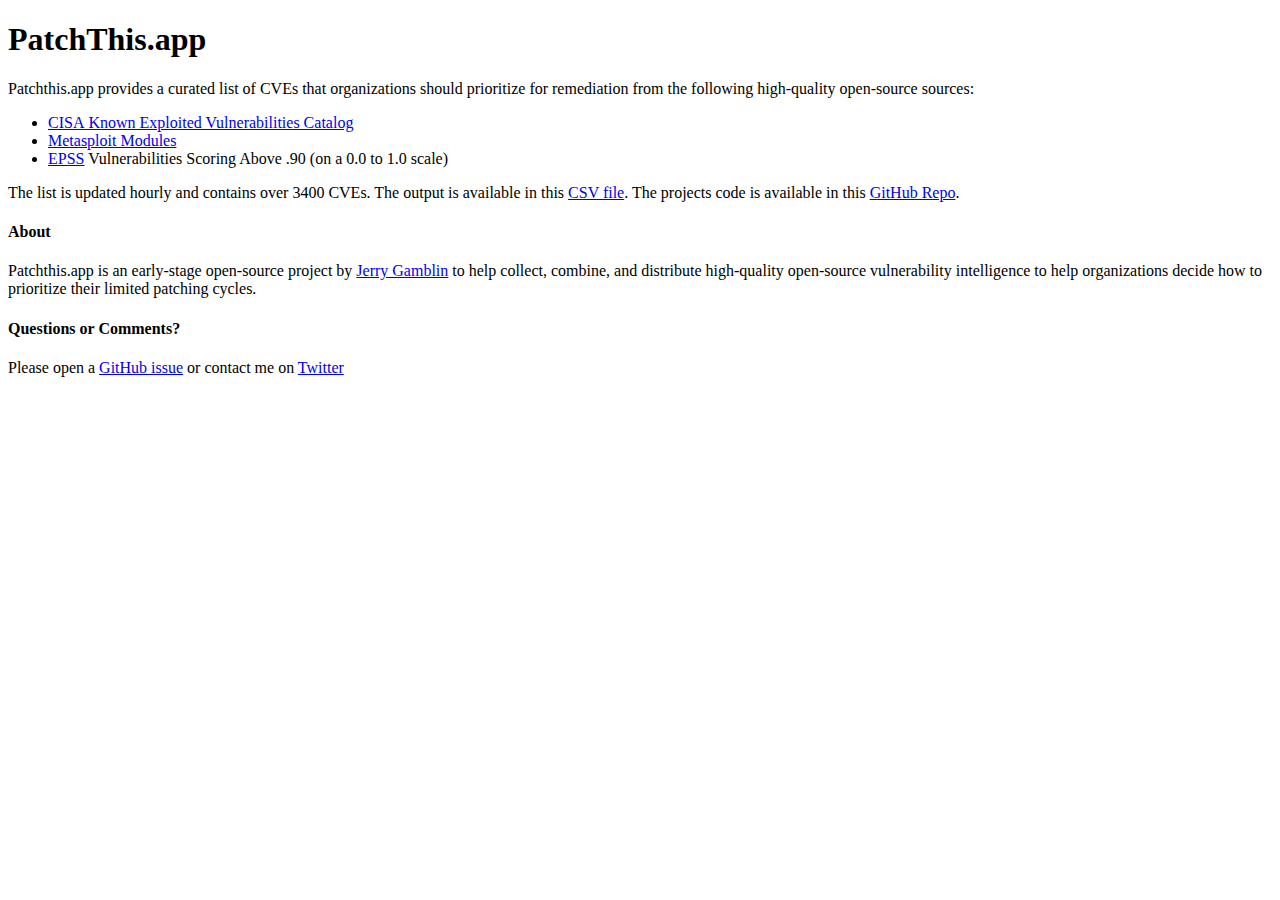
<file: Backup/index.html>
<!DOCTYPE html>
<html lang="en">

<head>
    <meta charset="utf-8">
    <meta content="width=device-width, initial-scale=1, shrink-to-fit=no" name="viewport">
    <meta http-equiv="X-UA-Compatible" content="IE=edge">
    <title>PatchThis.App</title>
    <meta name="author" content="Jerry Gamblin">
    <link rel="stylesheet" href="https://stackpath.bootstrapcdn.com/bootstrap/4.2.1/css/bootstrap.min.css" integrity="sha384-GJzZqFGwb1QTTN6wy59ffF1BuGJpLSa9DkKMp0DgiMDm4iYMj70gZWKYbI706tWS"
        crossorigin="anonymous">
    <link rel="stylesheet" href="https://cdn.datatables.net/1.10.19/css/dataTables.bootstrap4.min.css">
</head>

<body>
    <div class="container-fluid">
        <main class="row">
            <div class="col">
                <h1>PatchThis.app</h1>
                <p>Patchthis.app provides a curated list of CVEs that organizations should prioritize for remediation from the following high-quality open-source sources:</p>

                <ul>
                    <li><a href="https://www.cisa.gov/known-exploited-vulnerabilities-catalog">CISA&nbsp;Known Exploited Vulnerabilities Catalog</a></li>
                    <li><a href="https://docs.rapid7.com/metasploit/modules/">Metasploit Modules</a></li>
                    <li><a href="https://www.first.org/epss/">EPSS</a> Vulnerabilities&nbsp;Scoring Above .90 (on a 0.0 to 1.0 scale)</li>
                </ul>

                <p>The list is updated hourly and contains over 3400 CVEs. The output is available in this <a href="https://raw.githubusercontent.com/jgamblin/patchthisapp/main/data/data.csv">CSV file</a>. The projects code is available in this <a href="https://github.com/jgamblin/patchthisapp">GitHub Repo</a>.</p>
                
                <h4>About</h4>

                <p>Patchthis.app is an early-stage open-source project by <a href="https://www.jerrygamblin.com">Jerry Gamblin</a> to help collect, combine, and distribute high-quality open-source vulnerability intelligence to help organizations decide how to prioritize their limited patching cycles. </p>
    
                <h4>Questions or Comments?</h4>
                    <p>Please open a <a href="https://github.com/jgamblin/patchthisapp/issues">GitHub issue</a> or contact me on <a href="https://www.twitter.com/jgamblin">Twitter</a> </p>
        </main>
        <footer class="row">
        </footer>
    </div>
</body>

</html>
</file>
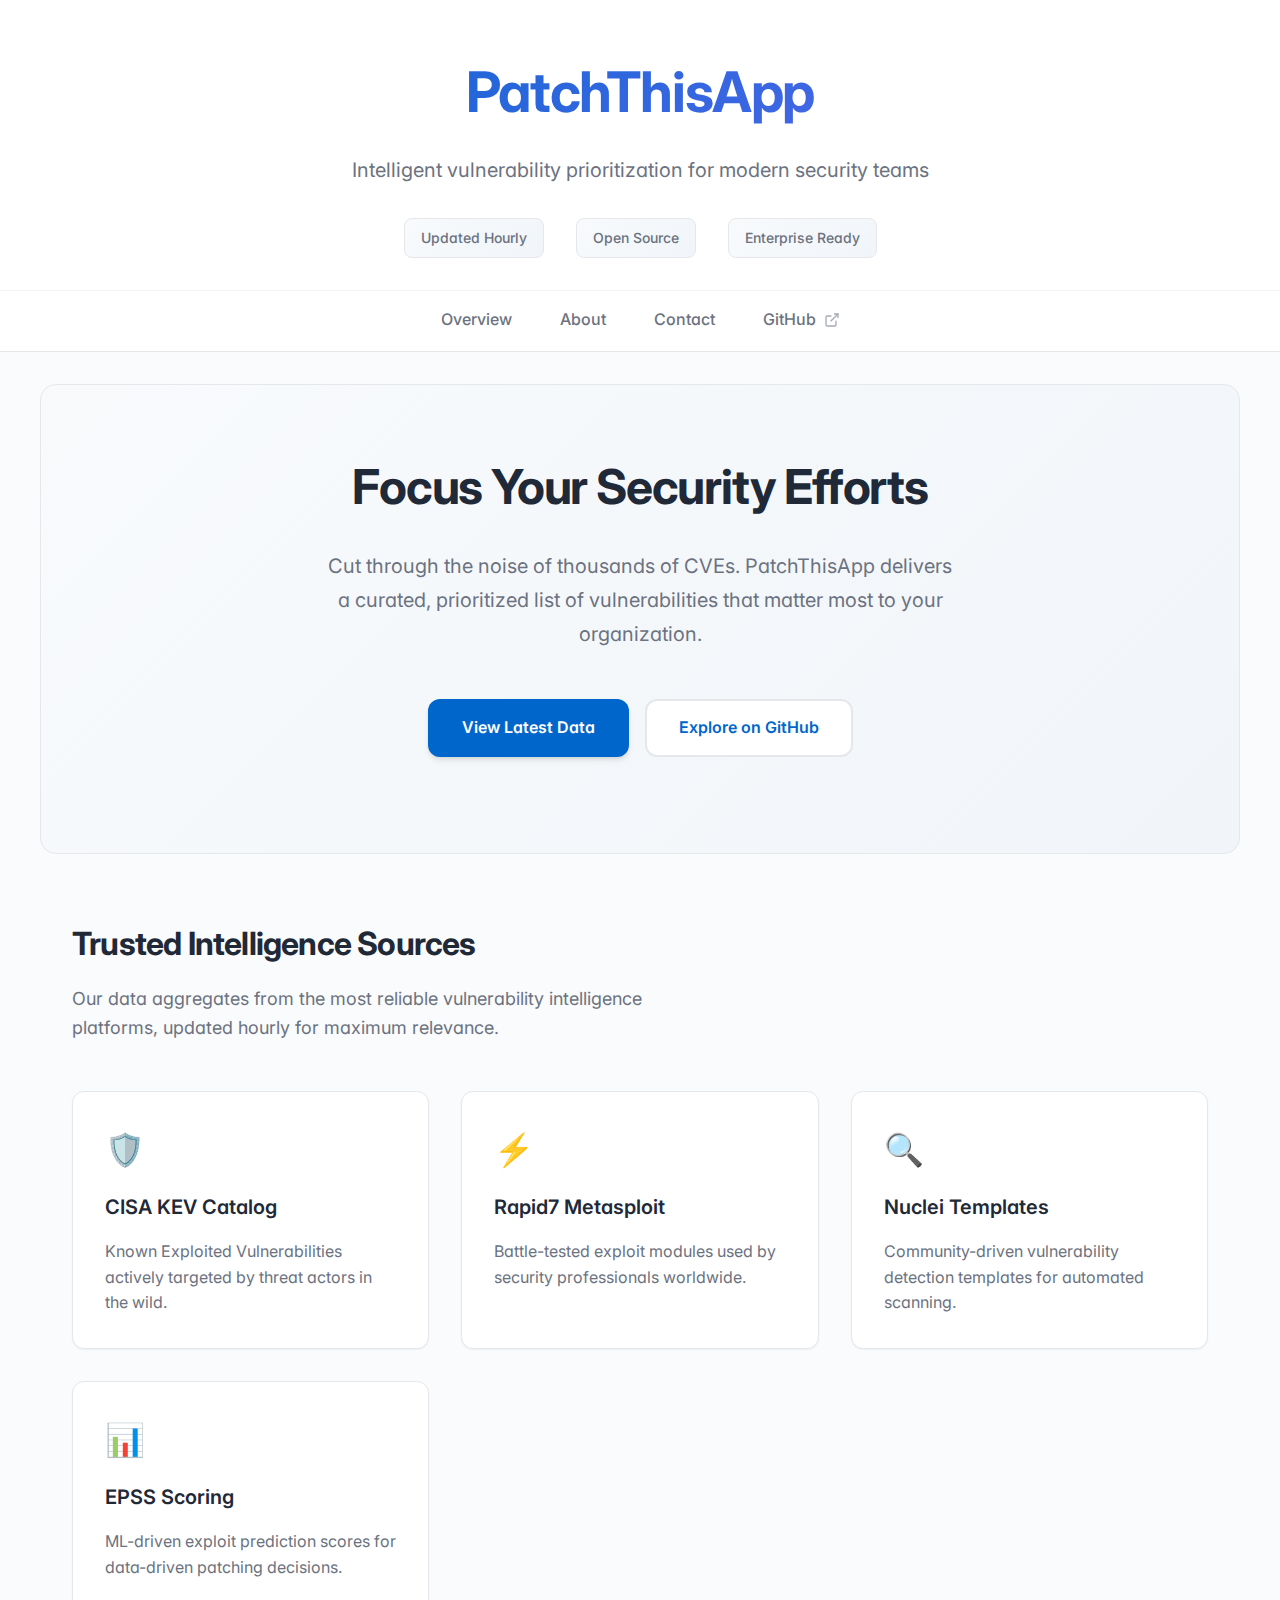
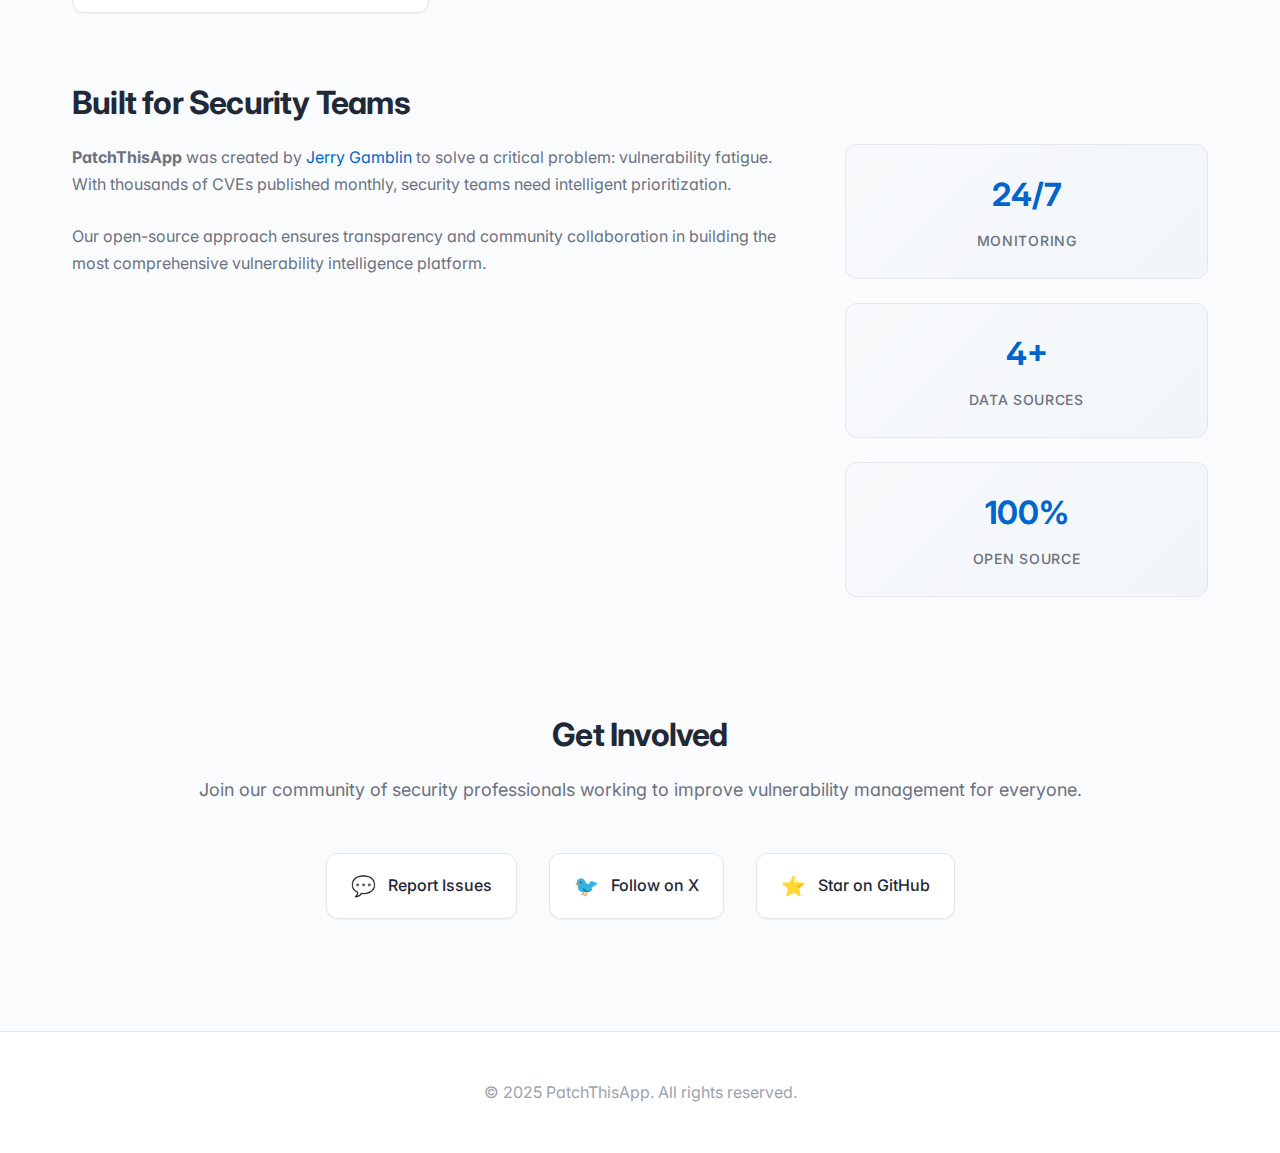
<file: web/index.html>
<!DOCTYPE html>
<html lang="en">
<head>
    <meta charset="UTF-8">
    <meta name="viewport" content="width=device-width, initial-scale=1.0">
    <title>PatchThisApp</title>
    <link rel="stylesheet" href="modern.css">
</head>
<body>
    <header>
        <div class="header-content">
            <h1>PatchThisApp</h1>
            <p class="subtitle">Intelligent vulnerability prioritization for modern security teams</p>
            <div class="header-stats">
                <span class="stat">Updated Hourly</span>
                <span class="stat">Open Source</span>
                <span class="stat">Enterprise Ready</span>
            </div>
        </div>
    </header>
    <nav>
        <div class="nav-container">
            <a href="#welcome" class="nav-link">Overview</a>
            <a href="#about" class="nav-link">About</a>
            <a href="#contact" class="nav-link">Contact</a>
            <a href="https://github.com/jgamblin/patchthisapp" target="_blank" class="nav-link nav-link-external">
                <span>GitHub</span>
                <svg width="16" height="16" viewBox="0 0 24 24" fill="none" stroke="currentColor" stroke-width="2">
                    <path d="M18 13v6a2 2 0 0 1-2 2H5a2 2 0 0 1-2-2V8a2 2 0 0 1 2-2h6"></path>
                    <polyline points="15,3 21,3 21,9"></polyline>
                    <line x1="10" y1="14" x2="21" y2="3"></line>
                </svg>
            </a>
        </div>
    </nav>
    <main>
        <section id="welcome" class="hero-section">
            <div class="hero-content">
                <h2>Focus Your Security Efforts</h2>
                <p class="hero-description">Cut through the noise of thousands of CVEs. PatchThisApp delivers a curated, prioritized list of vulnerabilities that matter most to your organization.</p>
                <div class="cta-buttons">
                    <a href="https://github.com/jgamblin/patchthisapp/blob/main/data/data.csv" target="_blank" class="btn btn-primary">View Latest Data</a>
                    <a href="https://github.com/jgamblin/patchthisapp" target="_blank" class="btn btn-secondary">Explore on GitHub</a>
                </div>
            </div>
        </section>
        
        <section class="data-sources">
            <h2>Trusted Intelligence Sources</h2>
            <p class="section-intro">Our data aggregates from the most reliable vulnerability intelligence platforms, updated hourly for maximum relevance.</p>
            <div class="sources-grid">
                <div class="source-card">
                    <div class="source-icon">🛡️</div>
                    <h3><a href="https://www.cisa.gov/known-exploited-vulnerabilities-catalog" target="_blank">CISA KEV Catalog</a></h3>
                    <p>Known Exploited Vulnerabilities actively targeted by threat actors in the wild.</p>
                </div>
                <div class="source-card">
                    <div class="source-icon">⚡</div>
                    <h3><a href="https://docs.rapid7.com/metasploit/modules/" target="_blank">Rapid7 Metasploit</a></h3>
                    <p>Battle-tested exploit modules used by security professionals worldwide.</p>
                </div>
                <div class="source-card">
                    <div class="source-icon">🔍</div>
                    <h3><a href="https://github.com/projectdiscovery/nuclei-templates" target="_blank">Nuclei Templates</a></h3>
                    <p>Community-driven vulnerability detection templates for automated scanning.</p>
                </div>
                <div class="source-card">
                    <div class="source-icon">📊</div>
                    <h3><a href="https://www.first.org/epss/" target="_blank">EPSS Scoring</a></h3>
                    <p>ML-driven exploit prediction scores for data-driven patching decisions.</p>
                </div>
            </div>
        </section>
        
        <section id="about" class="about-section">
            <h2>Built for Security Teams</h2>
            <div class="about-content">
                <div class="about-text">
                    <p><strong>PatchThisApp</strong> was created by <a href="https://www.jerrygamblin.com" target="_blank">Jerry Gamblin</a> to solve a critical problem: vulnerability fatigue. With thousands of CVEs published monthly, security teams need intelligent prioritization.</p>
                    <p>Our open-source approach ensures transparency and community collaboration in building the most comprehensive vulnerability intelligence platform.</p>
                </div>
                <div class="stats-grid">
                    <div class="stat-item">
                        <span class="stat-number">24/7</span>
                        <span class="stat-label">Monitoring</span>
                    </div>
                    <div class="stat-item">
                        <span class="stat-number">4+</span>
                        <span class="stat-label">Data Sources</span>
                    </div>
                    <div class="stat-item">
                        <span class="stat-number">100%</span>
                        <span class="stat-label">Open Source</span>
                    </div>
                </div>
            </div>
        </section>
        
        <section id="contact" class="contact-section">
            <h2>Get Involved</h2>
            <p>Join our community of security professionals working to improve vulnerability management for everyone.</p>
            <div class="contact-links">
                <a href="https://github.com/jgamblin/patchthisapp/issues" target="_blank" class="contact-link">
                    <span class="contact-icon">💬</span>
                    <span>Report Issues</span>
                </a>
                <a href="https://www.twitter.com/jgamblin" target="_blank" class="contact-link">
                    <span class="contact-icon">🐦</span>
                    <span>Follow on X</span>
                </a>
                <a href="https://github.com/jgamblin/patchthisapp" target="_blank" class="contact-link">
                    <span class="contact-icon">⭐</span>
                    <span>Star on GitHub</span>
                </a>
            </div>
        </section>
    </main>
    <footer>
        <p>&copy; 2025 PatchThisApp. All rights reserved.</p>
    </footer>
</body>
</html>
</file>
<file: web/modern.css>
/* Modern CSS for PatchThisApp */

@import url('https://fonts.googleapis.com/css2?family=Inter:wght@300;400;500;600;700&display=swap');

:root {
  --primary: #0066cc;
  --primary-dark: #004499;
  --secondary: #6366f1;
  --accent: #f59e0b;
  --background: #fafbfc;
  --surface: #ffffff;
  --text-primary: #1f2937;
  --text-secondary: #6b7280;
  --text-muted: #9ca3af;
  --border: #e5e7eb;
  --border-light: #f3f4f6;
  --success: #10b981;
  --warning: #f59e0b;
  --error: #ef4444;
  --gradient-primary: linear-gradient(135deg, var(--primary) 0%, var(--secondary) 100%);
  --gradient-subtle: linear-gradient(135deg, #f8fafc 0%, #f1f5f9 100%);
  --shadow-sm: 0 1px 2px 0 rgb(0 0 0 / 0.05);
  --shadow-md: 0 4px 6px -1px rgb(0 0 0 / 0.1), 0 2px 4px -2px rgb(0 0 0 / 0.1);
  --shadow-lg: 0 10px 15px -3px rgb(0 0 0 / 0.1), 0 4px 6px -4px rgb(0 0 0 / 0.1);
  --border-radius: 12px;
  --border-radius-sm: 8px;
  --border-radius-lg: 16px;
}

* {
  box-sizing: border-box;
}

html, body {
  margin: 0;
  padding: 0;
  font-family: 'Inter', -apple-system, BlinkMacSystemFont, 'Segoe UI', 'Roboto', sans-serif;
  background: var(--background);
  color: var(--text-primary);
  min-height: 100vh;
  line-height: 1.6;
  font-feature-settings: 'cv02', 'cv03', 'cv04', 'cv11';
}

/* Header Styles */
header {
  background: var(--surface);
  padding: 3rem 2rem 2rem 2rem;
  box-shadow: var(--shadow-sm);
  text-align: center;
  border-bottom: 1px solid var(--border-light);
}

.header-content h1 {
  margin: 0 0 1rem 0;
  font-size: clamp(2.5rem, 5vw, 3.5rem);
  font-weight: 700;
  background: var(--gradient-primary);
  -webkit-background-clip: text;
  -webkit-text-fill-color: transparent;
  background-clip: text;
  letter-spacing: -0.025em;
}

.subtitle {
  font-size: 1.25rem;
  color: var(--text-secondary);
  margin: 0 0 2rem 0;
  max-width: 600px;
  margin-left: auto;
  margin-right: auto;
  font-weight: 400;
}

.header-stats {
  display: flex;
  justify-content: center;
  gap: 2rem;
  flex-wrap: wrap;
}

.stat {
  background: var(--gradient-subtle);
  padding: 0.5rem 1rem;
  border-radius: var(--border-radius-sm);
  font-size: 0.875rem;
  font-weight: 500;
  color: var(--text-secondary);
  border: 1px solid var(--border);
}

/* Navigation Styles */
nav {
  background: var(--surface);
  border-bottom: 1px solid var(--border);
  padding: 0;
}

.nav-container {
  display: flex;
  justify-content: center;
  gap: 0;
  max-width: 800px;
  margin: 0 auto;
}

.nav-link {
  color: var(--text-secondary);
  text-decoration: none;
  font-weight: 500;
  padding: 1rem 1.5rem;
  transition: all 0.2s ease;
  border-bottom: 2px solid transparent;
  display: flex;
  align-items: center;
  gap: 0.5rem;
}

.nav-link:hover {
  color: var(--primary);
  border-bottom-color: var(--primary);
  background: var(--border-light);
}

.nav-link-external svg {
  opacity: 0.6;
  transition: opacity 0.2s ease;
}

.nav-link-external:hover svg {
  opacity: 1;
}

/* Main Content */
main {
  max-width: 1200px;
  margin: 0 auto;
  padding: 0 2rem;
}

/* Hero Section */
.hero-section {
  text-align: center;
  padding: 4rem 0 6rem 0;
  background: var(--gradient-subtle);
  margin: 2rem -2rem 4rem -2rem;
  border-radius: var(--border-radius-lg);
  border: 1px solid var(--border);
}

.hero-content {
  max-width: 700px;
  margin: 0 auto;
  padding: 0 2rem;
}

.hero-content h2 {
  font-size: clamp(2rem, 4vw, 3rem);
  font-weight: 700;
  margin: 0 0 1.5rem 0;
  color: var(--text-primary);
  letter-spacing: -0.025em;
}

.hero-description {
  font-size: 1.25rem;
  color: var(--text-secondary);
  margin: 0 0 3rem 0;
  line-height: 1.7;
}

.cta-buttons {
  display: flex;
  gap: 1rem;
  justify-content: center;
  flex-wrap: wrap;
}

.btn {
  display: inline-flex;
  align-items: center;
  gap: 0.5rem;
  padding: 0.875rem 2rem;
  border-radius: var(--border-radius);
  text-decoration: none;
  font-weight: 600;
  font-size: 1rem;
  transition: all 0.2s ease;
  border: 2px solid transparent;
}

.btn-primary {
  background: var(--primary);
  color: white;
  box-shadow: var(--shadow-md);
}

.btn-primary:hover {
  background: var(--primary-dark);
  transform: translateY(-1px);
  box-shadow: var(--shadow-lg);
}

.btn-secondary {
  background: var(--surface);
  color: var(--primary);
  border-color: var(--border);
}

.btn-secondary:hover {
  background: var(--border-light);
  border-color: var(--primary);
}

/* Section Styles */
section {
  margin-bottom: 4rem;
}

section h2 {
  font-size: 2rem;
  font-weight: 700;
  color: var(--text-primary);
  margin: 0 0 1rem 0;
  letter-spacing: -0.025em;
}

.section-intro {
  font-size: 1.125rem;
  color: var(--text-secondary);
  margin: 0 0 3rem 0;
  max-width: 600px;
}

/* Data Sources Grid */
.sources-grid {
  display: grid;
  grid-template-columns: repeat(auto-fit, minmax(280px, 1fr));
  gap: 2rem;
  margin: 3rem 0;
}

.source-card {
  background: var(--surface);
  padding: 2rem;
  border-radius: var(--border-radius);
  box-shadow: var(--shadow-sm);
  border: 1px solid var(--border);
  transition: all 0.2s ease;
}

.source-card:hover {
  transform: translateY(-2px);
  box-shadow: var(--shadow-md);
  border-color: var(--primary);
}

.source-icon {
  font-size: 2rem;
  margin-bottom: 1rem;
  display: block;
}

.source-card h3 {
  margin: 0 0 1rem 0;
  font-size: 1.25rem;
  font-weight: 600;
}

.source-card h3 a {
  color: var(--text-primary);
  text-decoration: none;
}

.source-card h3 a:hover {
  color: var(--primary);
}

.source-card p {
  color: var(--text-secondary);
  margin: 0;
  line-height: 1.6;
}

/* About Section */
.about-content {
  display: grid;
  grid-template-columns: 2fr 1fr;
  gap: 3rem;
  align-items: start;
}

.about-text p {
  color: var(--text-secondary);
  margin: 0 0 1.5rem 0;
  line-height: 1.7;
}

.stats-grid {
  display: grid;
  grid-template-columns: 1fr;
  gap: 1.5rem;
}

.stat-item {
  text-align: center;
  padding: 1.5rem;
  background: var(--gradient-subtle);
  border-radius: var(--border-radius);
  border: 1px solid var(--border);
}

.stat-number {
  display: block;
  font-size: 2rem;
  font-weight: 700;
  color: var(--primary);
  margin-bottom: 0.5rem;
}

.stat-label {
  color: var(--text-secondary);
  font-size: 0.875rem;
  font-weight: 500;
  text-transform: uppercase;
  letter-spacing: 0.05em;
}

/* Contact Section */
.contact-section {
  text-align: center;
  padding: 3rem 0;
}

.contact-section p {
  color: var(--text-secondary);
  margin: 0 0 3rem 0;
  font-size: 1.125rem;
}

.contact-links {
  display: flex;
  justify-content: center;
  gap: 2rem;
  flex-wrap: wrap;
}

.contact-link {
  display: flex;
  align-items: center;
  gap: 0.75rem;
  padding: 1rem 1.5rem;
  background: var(--surface);
  border: 1px solid var(--border);
  border-radius: var(--border-radius);
  text-decoration: none;
  color: var(--text-primary);
  font-weight: 500;
  transition: all 0.2s ease;
  box-shadow: var(--shadow-sm);
}

.contact-link:hover {
  transform: translateY(-1px);
  box-shadow: var(--shadow-md);
  border-color: var(--primary);
  color: var(--primary);
}

.contact-icon {
  font-size: 1.25rem;
}

/* Footer */
footer {
  background: var(--surface);
  border-top: 1px solid var(--border);
  text-align: center;
  padding: 2rem 0;
  margin-top: 4rem;
  color: var(--text-muted);
}

/* Link Styles */
a {
  color: var(--primary);
  text-decoration: none;
  transition: color 0.2s ease;
}

a:hover {
  color: var(--primary-dark);
  text-decoration: underline;
}

/* Responsive Design */
@media (max-width: 768px) {
  header {
    padding: 2rem 1rem 1.5rem 1rem;
  }
  
  .header-stats {
    gap: 1rem;
  }
  
  main {
    padding: 0 1rem;
  }
  
  .hero-section {
    margin: 2rem -1rem 3rem -1rem;
    padding: 3rem 0 4rem 0;
  }
  
  .nav-container {
    flex-direction: column;
    align-items: center;
  }
  
  .nav-link {
    padding: 0.75rem 1rem;
  }
  
  .cta-buttons {
    flex-direction: column;
    align-items: center;
  }
  
  .btn {
    width: 100%;
    max-width: 280px;
    justify-content: center;
  }
  
  .sources-grid {
    grid-template-columns: 1fr;
    gap: 1.5rem;
  }
  
  .about-content {
    grid-template-columns: 1fr;
    gap: 2rem;
  }
  
  .contact-links {
    flex-direction: column;
    align-items: center;
    gap: 1rem;
  }
  
  .contact-link {
    width: 100%;
    max-width: 280px;
    justify-content: center;
  }
}

@media (max-width: 480px) {
  .stat {
    font-size: 0.75rem;
    padding: 0.375rem 0.75rem;
  }
  
  .source-card {
    padding: 1.5rem;
  }
  
  .stat-item {
    padding: 1rem;
  }
}
</file>
